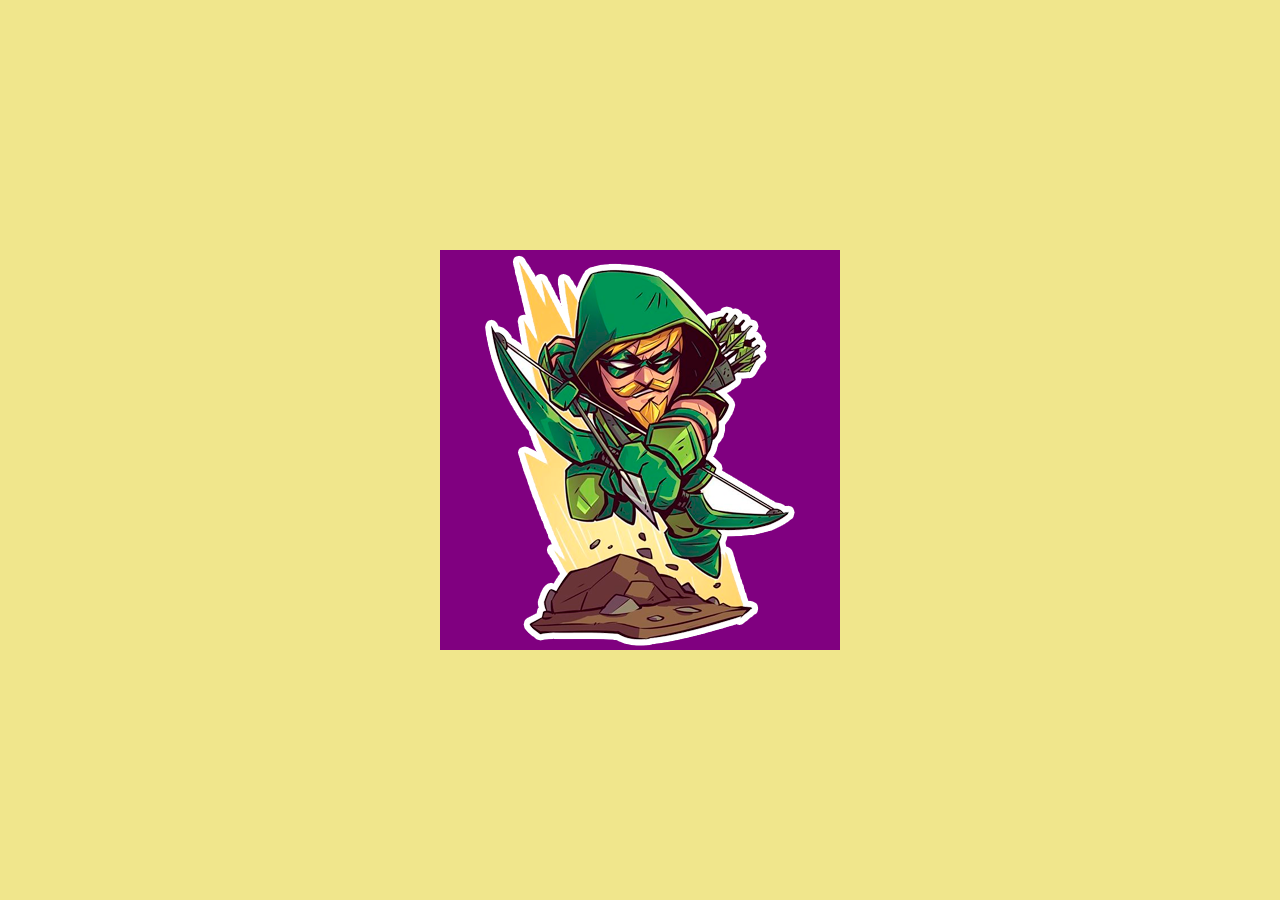
<file: Desafio1/index.html>
<!DOCTYPE html>
<html lang="en">
<head>
    <meta charset="UTF-8">
    <meta http-equiv="X-UA-Compatible" content="IE=edge">
    <meta name="viewport" content="width=device-width, initial-scale=1.0">
    <link rel="stylesheet" href="estilo.css">
    <title>Document</title>
</head>
<body>
    <div class="img-grid">
        <img src="img/09.png" alt="" class="roxo">
    </div>
</body>
</html>
</file>
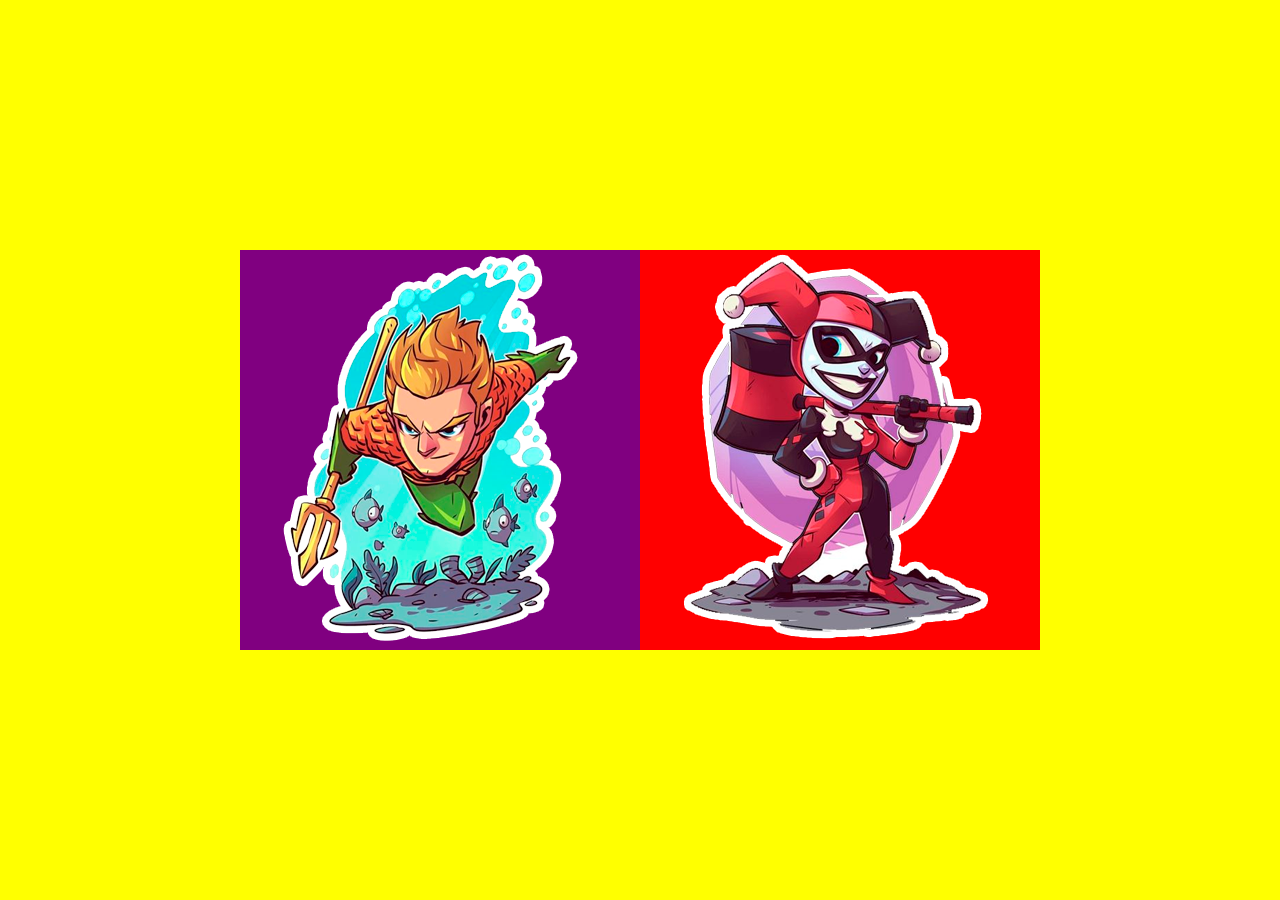
<file: Desafio2/index.html>
<!DOCTYPE html>
<html lang="pt-br">

    <head>
        <meta charset="UTF-8">
        <meta http-equiv="X-UA-Compatible" content="IE=edge">
        <link rel="stylesheet" href="estilo.css">
        <meta name="viewport" content="width=device-width, initial-scale=1.0">
        <title>Document</title>
    </head>

    <body>
        

        <div class="img-double-center">
            <img src="img/02.png" alt="" class="roxo">
            <img src="img/03.png" alt="" class="vermelho">
        </div>
    </body>

</html>
</file>
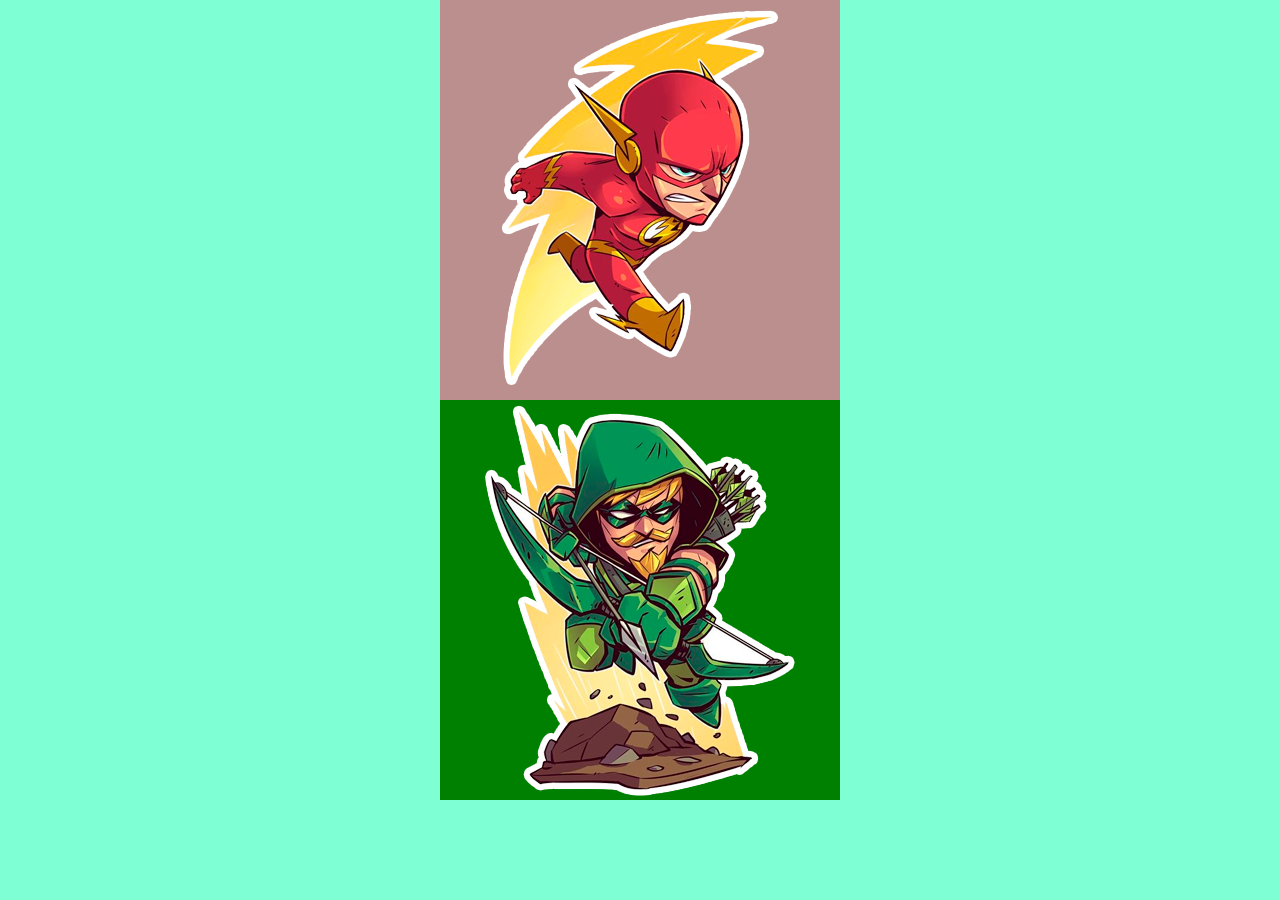
<file: Desafio3/index.html>
<!DOCTYPE html>
<html lang="en">
<head>
    <meta charset="UTF-8">
    <meta http-equiv="X-UA-Compatible" content="IE=edge">
    <meta name="viewport" content="width=device-width, initial-scale=1.0">
    <link rel="stylesheet" href="estilo.css">
    <title>Document</title>
</head>
<body>
    <div class="grid">
        <img src="img/06.png" alt="" class="rosa">
        <img src="img/09.png" alt="" class="verde">
    </div>
</body>
</html>
</file>
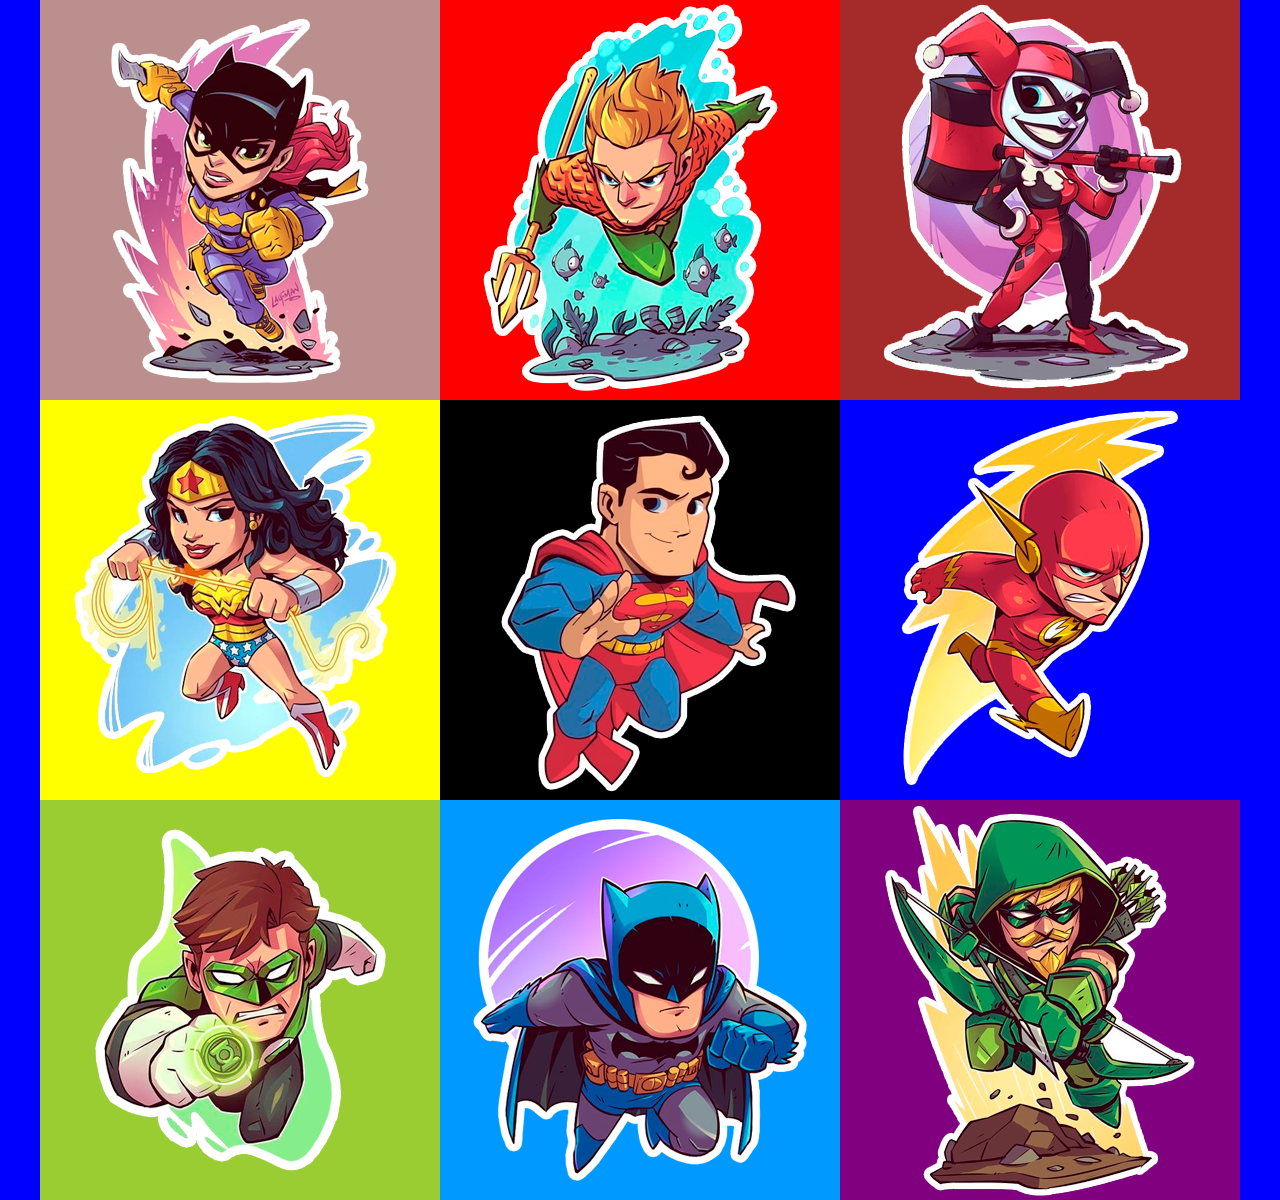
<file: DesafioExtra/index.html>
<!DOCTYPE html>
<html lang="en">
<head>
    <meta charset="UTF-8">
    <meta http-equiv="X-UA-Compatible" content="IE=edge">
    <meta name="viewport" content="width=device-width, initial-scale=1.0">
    <link rel="stylesheet" href="style.css">
    <title>Document</title>
</head>
<body>
    <div class="grid">
        <img src="img/01.png" class="verde">
        <img src="img/02.png" class="vermelho">
        <img src="img/03.png" class="marrom">
        <img src="img/04.png" class="amarelo">
        <img src="img/05.png" class="preto">
        <img src="img/06.png" class="white">
        <img src="img/07.png" class="amareloverde">
        <img src="img/08.png" class="azul">
        <img src="img/09.png" class="roxo">
    </div>
</body>
</html>
</file>
<file: Desafio1/estilo.css>
html, body {
    margin: 0;
    padding: 0;
    border: 0;
    width: 100%;
    height: 100%;
    background: khaki;
}


.img-grid {
    display: grid;
    grid-template-columns: 1fr;
    grid-template-rows: 1fr;
    justify-items: center;
    align-items: center;
    height: 100%;
}

.roxo {
    background: purple;
}
</file>
<file: Desafio2/estilo.css>
html, body {
    margin: 0;
    padding: 0;
    border: 0;
    width: 100%;
    height: 100%;
    background: yellow;
}

.roxo {
    background: purple;
} 

.img-double-center {
    display: grid;
    height: 100%;
    grid-template-columns:auto auto;
    align-items: center;
    justify-items: center;
    justify-content: center;
}

.vermelho {
    background: red;
}
</file>
<file: Desafio3/estilo.css>
html, body {
    margin: 0;
    padding: 0;
    border: 0;
    width: 100%;
    height: auto;
    background-color: aquamarine;
}

.grid {
    display: grid;
    grid-template-columns: auto;
    grid-template-rows: auto auto;
    justify-items: center;
    align-items: center;
    justify-content: center;
}

.rosa {
    background: rosybrown;
}

.verde {
    background: green;
}
</file>
<file: DesafioExtra/style.css>
html, body 
{
    margin: 0;
    padding: 0;
    border: 0;
    height: auto;
    width: 100%;
    background-color: blue ;
}

.grid {
    display: grid;
    grid-template-columns: auto auto auto;
    grid-template-rows: auto auto auto;
    justify-items: center;
    align-items: center;
    justify-content: center;

}

.roxo {
    background: purple;
}

.vermelho {
    background: red;
}

.verde {
    background: rosybrown;
}

.azul {
    background: rgb(0, 153, 255);
}

.preto {
    background: black;
}

.amarelo{
    background: yellow;
}

.amareloverde {
    background: yellowgreen;
}

.marrom{
    background: brown;
}

.branco {
    background: rgb(201, 28, 129);
}
</file>
